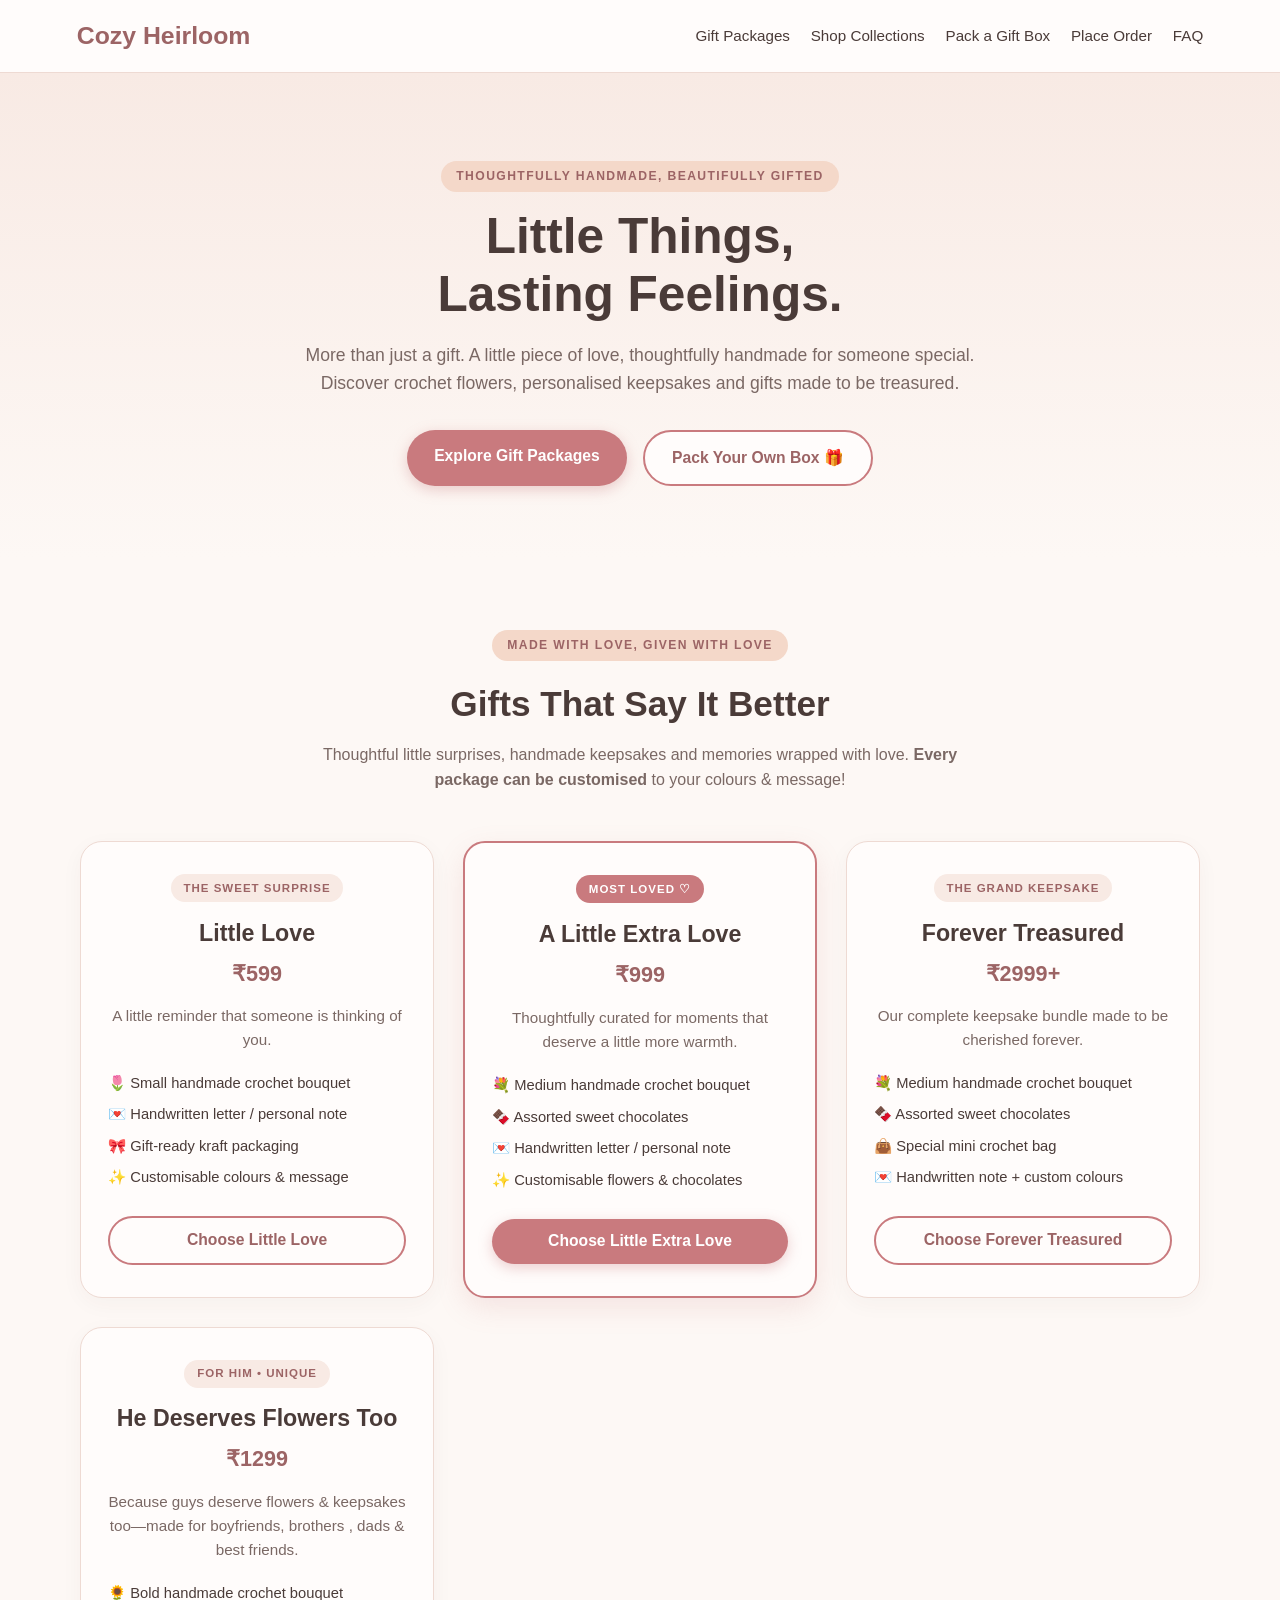
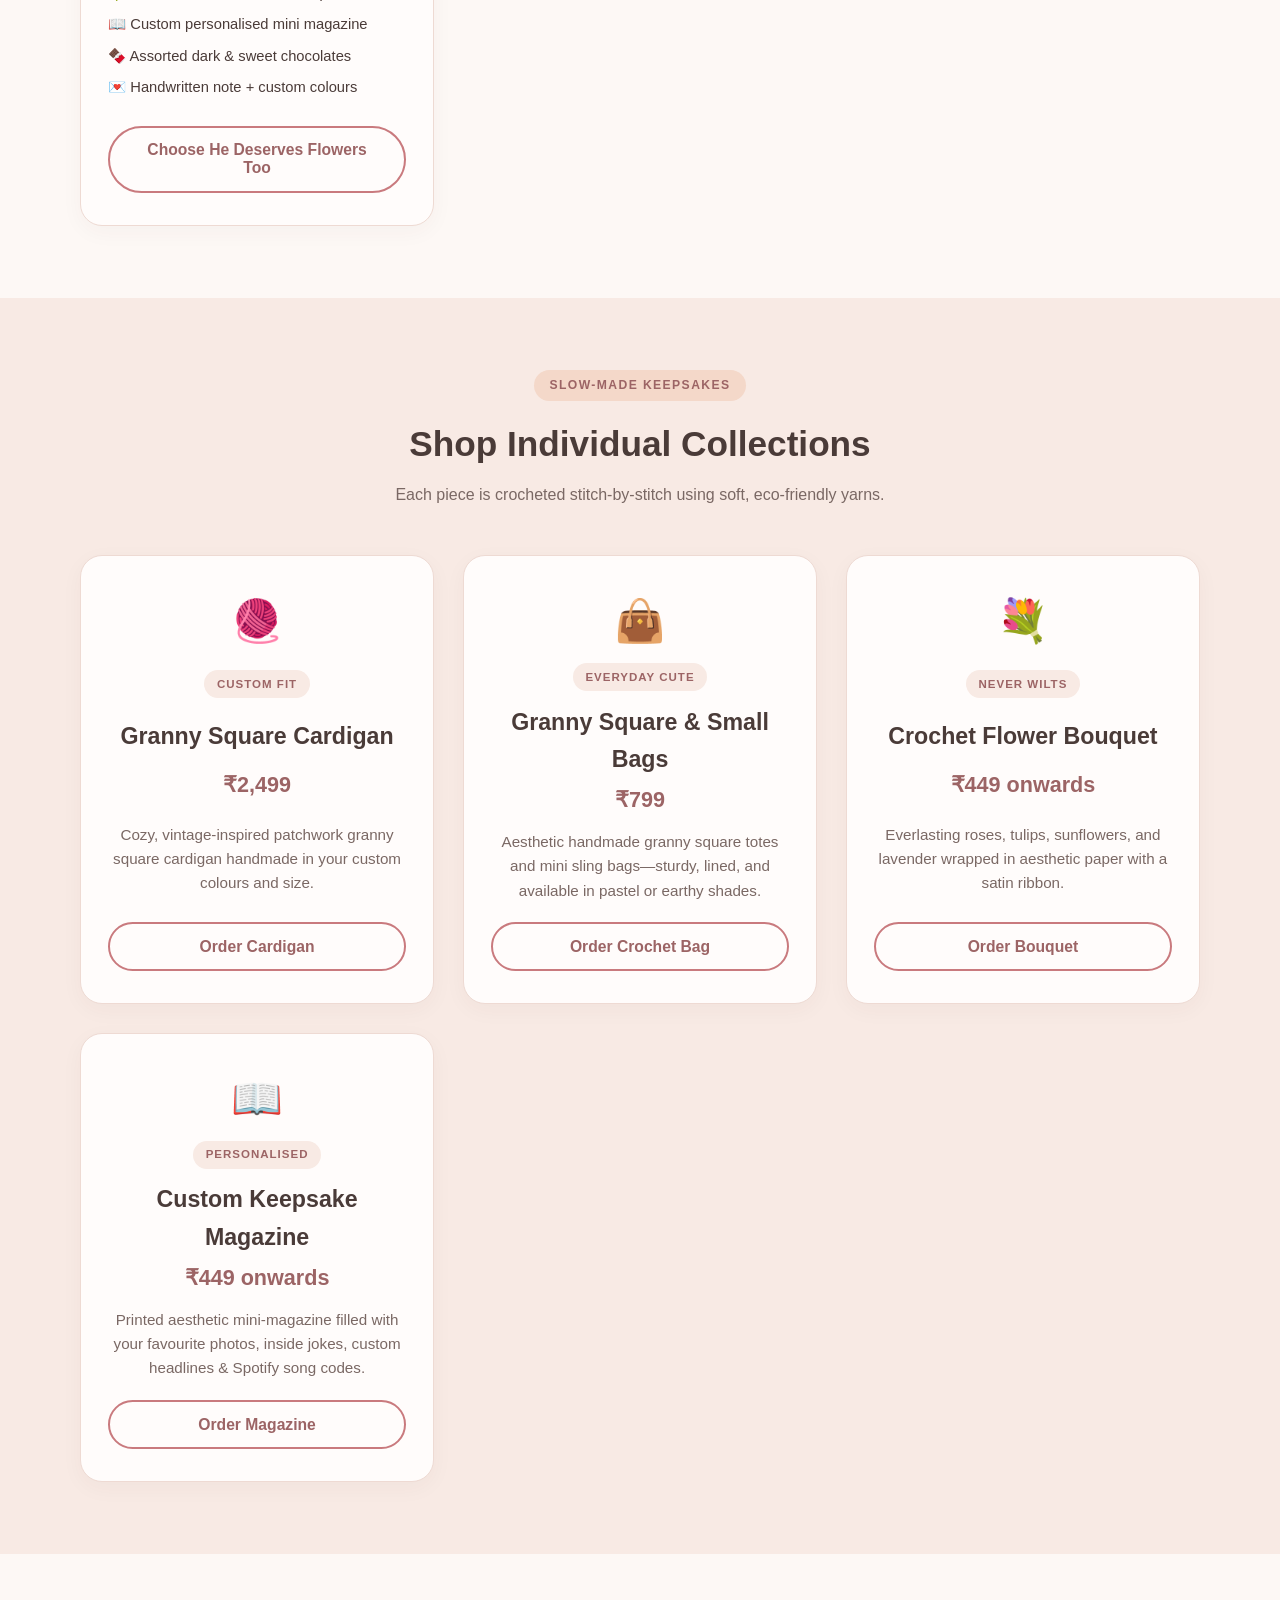
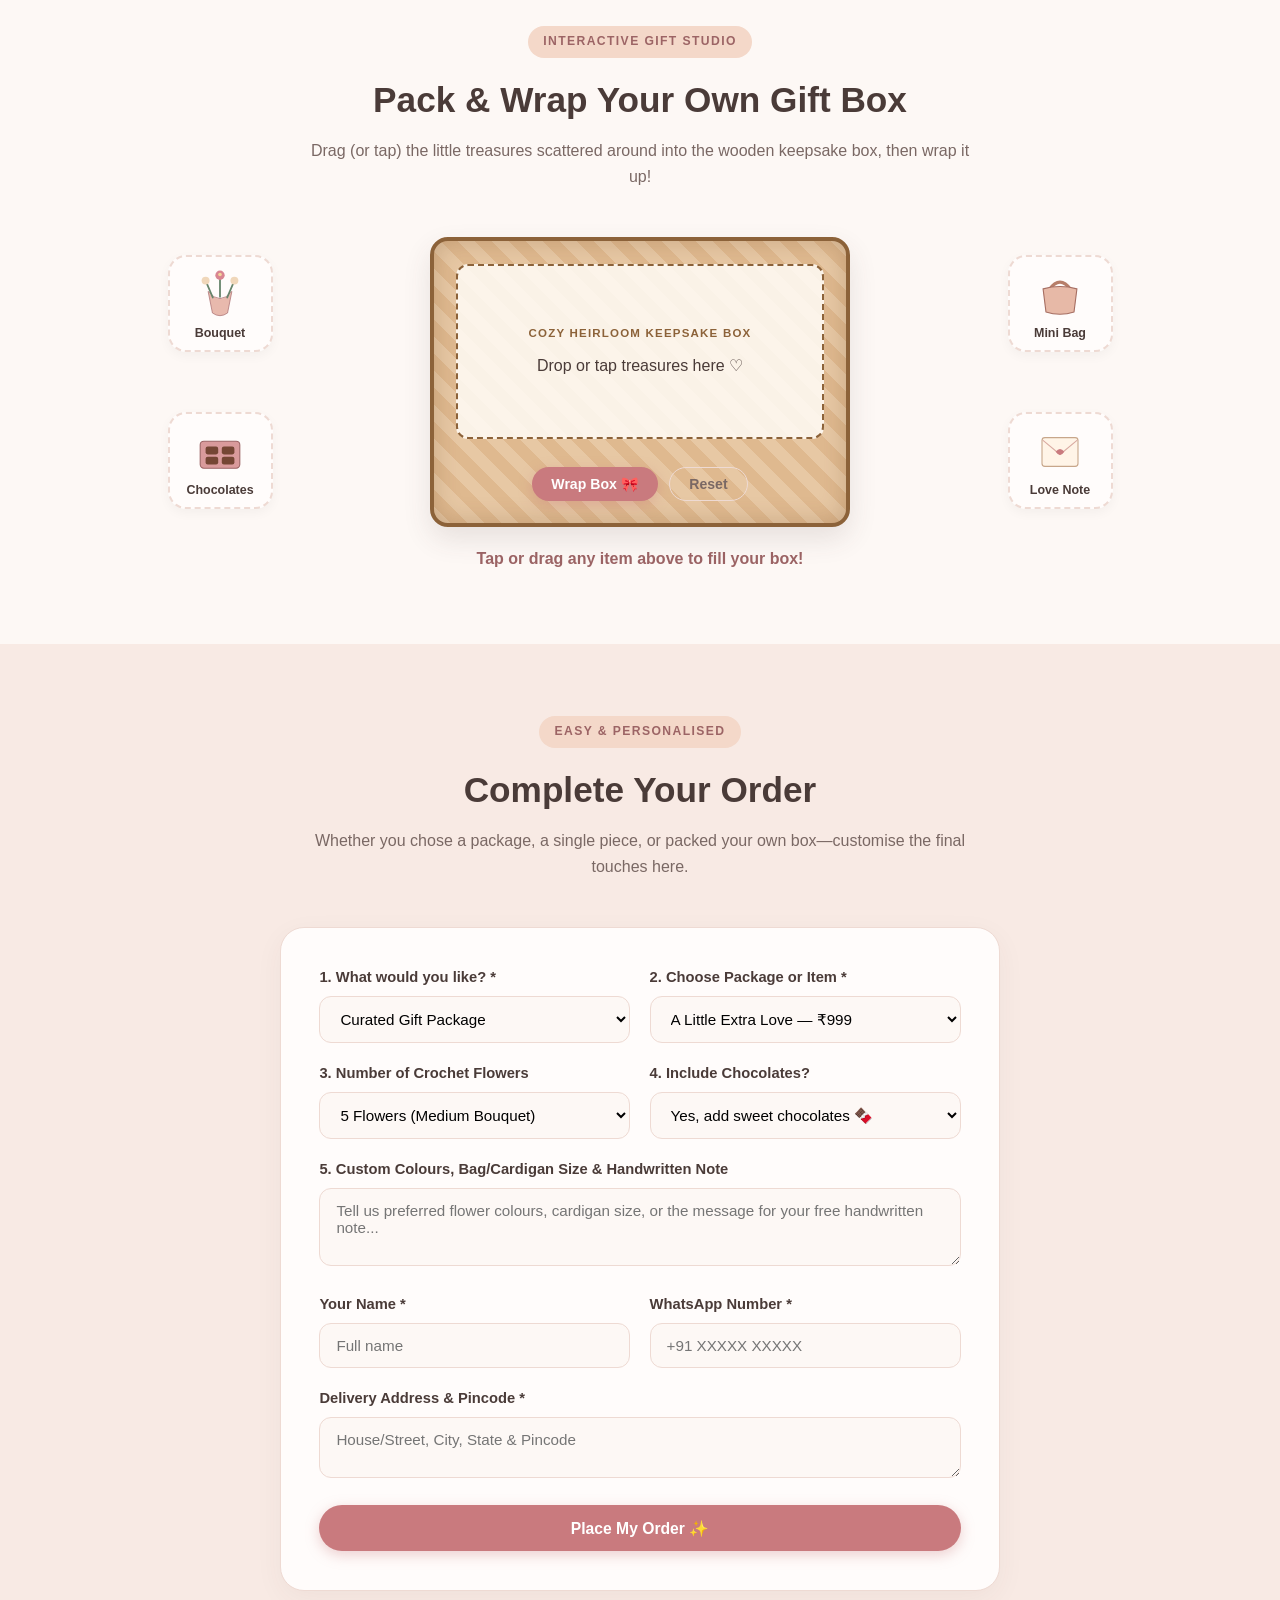
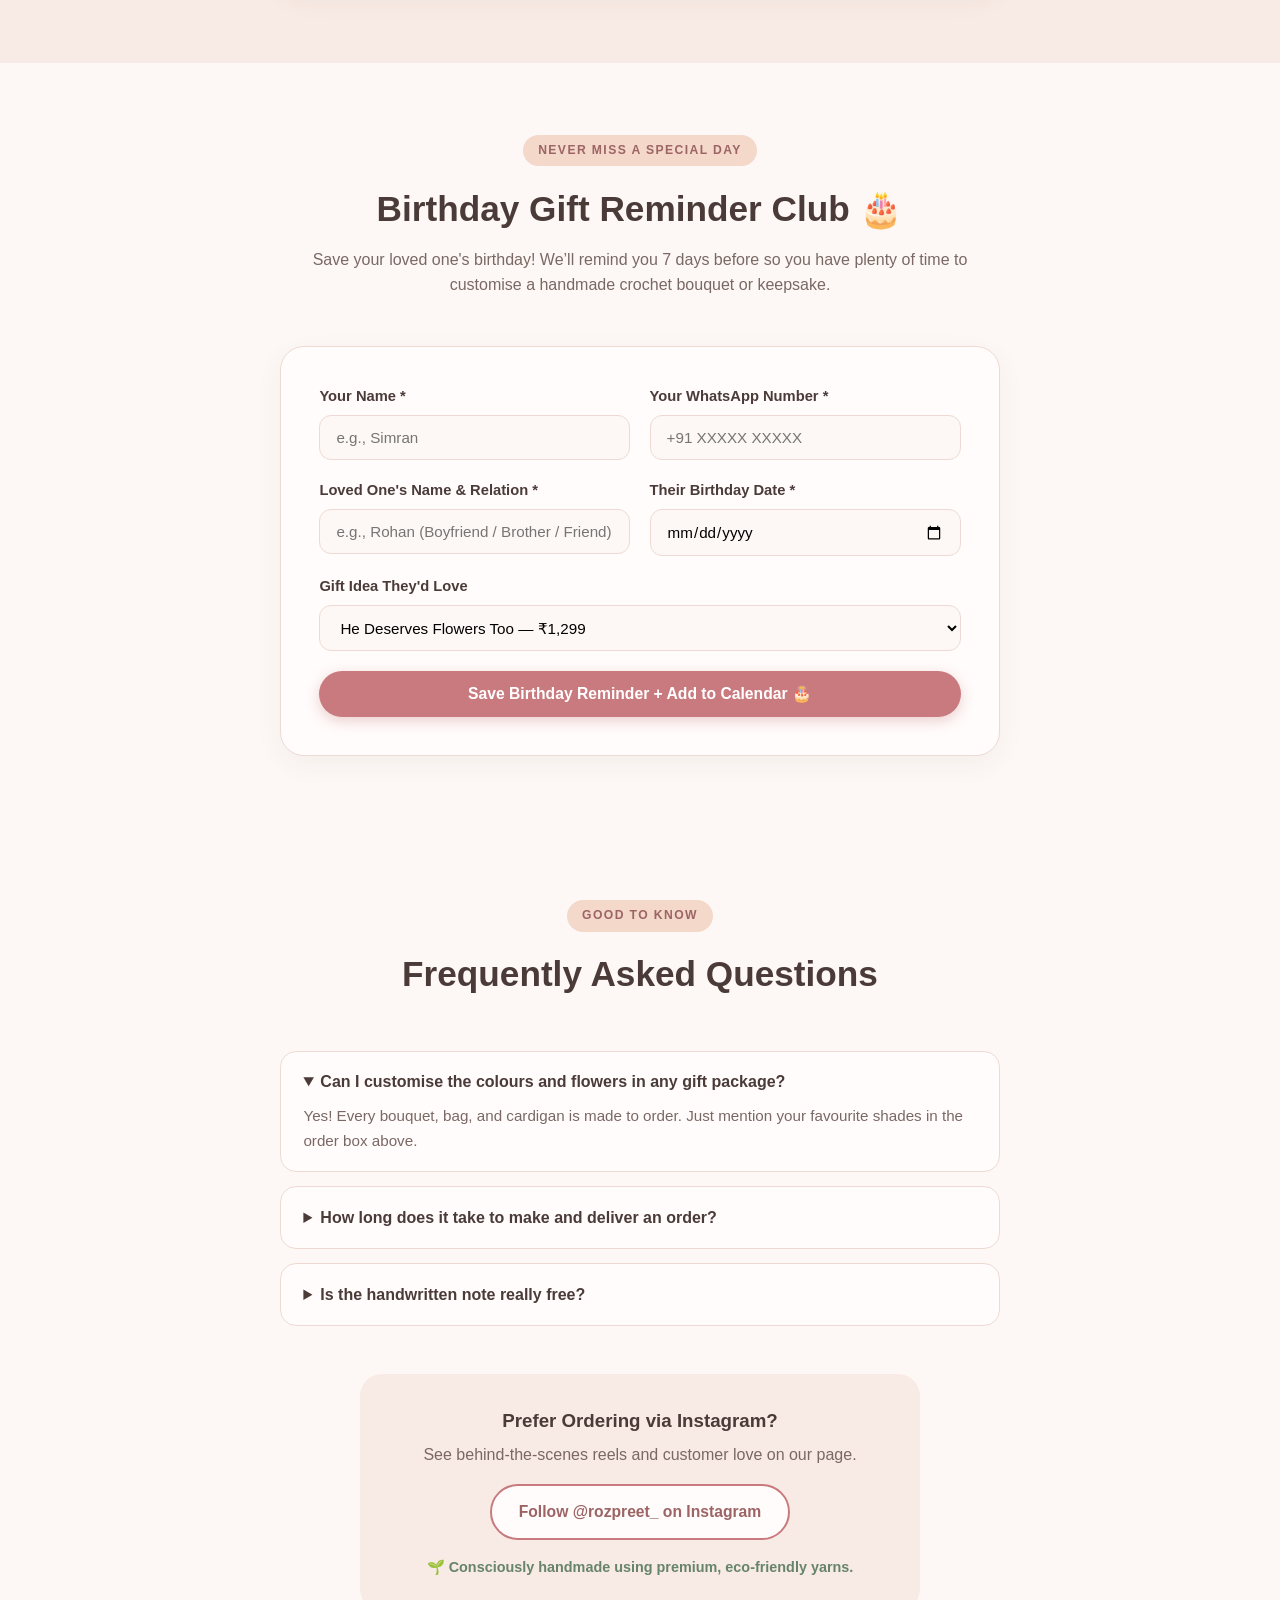
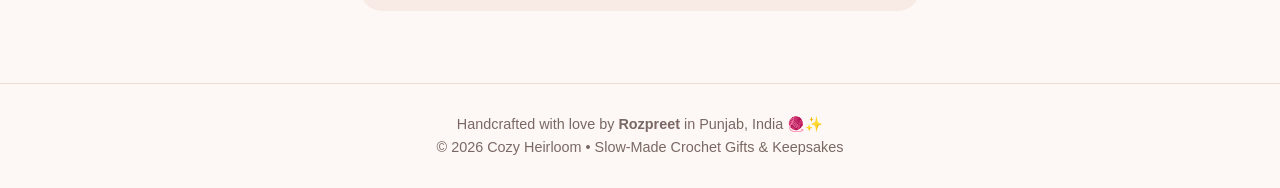
<file: index.html>
<!DOCTYPE html>
<html lang="en-IN">
<head>
    <meta charset="UTF-8">
    <meta name="viewport" content="width=device-width, initial-scale=1.0">
    <title>Handmade Crochet Flower Bouquets, Bags &amp; Custom Gift Boxes India | Cozy Heirloom</title>
    <meta name="description" content="Shop handmade crochet flower bouquets, granny square cardigans, crochet bags &amp; custom gift boxes with free handwritten notes. Handcrafted in Punjab, shipping across India.">
    <meta name="robots" content="index, follow">
    <link rel="canonical" href="https://rozpreet.github.io/cozy-heirloom/">

    <!-- Open Graph / WhatsApp / Instagram Link Preview -->
    <meta property="og:locale" content="en_IN">
    <meta property="og:site_name" content="Cozy Heirloom">
    <meta property="og:title" content="Handmade Crochet Bouquets, Bags &amp; Custom Gift Boxes | Cozy Heirloom">
    <meta property="og:description" content="Everlasting crochet flower bouquets, custom granny square cardigans &amp; personalised gift boxes with free handwritten notes. Shipping across India.">
    <meta property="og:url" content="https://rozpreet.github.io/cozy-heirloom/">
    <meta property="og:type" content="website">
    

    <!-- Twitter / X Preview -->
    <meta name="twitter:card" content="summary_large_image">
    <meta name="twitter:title" content="Handmade Crochet Bouquets, Bags &amp; Custom Gift Boxes | Cozy Heirloom">
    <meta name="twitter:description" content="Everlasting crochet flower bouquets, custom granny square cardigans &amp; personalised gift boxes shipped across India.">
    

    <!-- Structured Data: Store, Product Catalog & FAQ Schema -->
    <script type="application/ld+json">
    {
      "@context": "https://schema.org",
      "@graph": [
        {
          "@type": "OnlineStore",
          "name": "Cozy Heirloom",
          "description": "Handmade crochet flower bouquets, granny square bags, custom cardigans, and thoughtful gift packages with free handwritten notes.",
          "url": "https://rozpreet.github.io/cozy-heirloom/",
          "founder": {
            "@type": "Person",
            "name": "Rozpreet"
          },
          "address": {
            "@type": "PostalAddress",
            "addressRegion": "Punjab",
            "addressCountry": "IN"
          },
          "areaServed": {
            "@type": "Country",
            "name": "India"
          },
          "sameAs": [
            "https://www.instagram.com/rozpreet_/"
          ],
          "priceRange": "₹449 - ₹2999+",
          "hasOfferCatalog": {
            "@type": "OfferCatalog",
            "name": "Handmade Crochet Gifts & Apparel",
            "itemListElement": [
              {
                "@type": "Offer",
                "itemOffered": {
                  "@type": "Product",
                  "name": "Crochet Flower Bouquet"
                },
                "price": "449",
                "priceCurrency": "INR"
              },
              {
                "@type": "Offer",
                "itemOffered": {
                  "@type": "Product",
                  "name": "Little Love Gift Box"
                },
                "price": "599",
                "priceCurrency": "INR"
              },
              {
                "@type": "Offer",
                "itemOffered": {
                  "@type": "Product",
                  "name": "Granny Square & Small Crochet Bags"
                },
                "price": "799",
                "priceCurrency": "INR"
              },
              {
                "@type": "Offer",
                "itemOffered": {
                  "@type": "Product",
                  "name": "A Little Extra Love Gift Box"
                },
                "price": "999",
                "priceCurrency": "INR"
              },
              {
                "@type": "Offer",
                "itemOffered": {
                  "@type": "Product",
                  "name": "Granny Square Cardigan"
                },
                "price": "2499",
                "priceCurrency": "INR"
              },
              {
                "@type": "Offer",
                "itemOffered": {
                  "@type": "Product",
                  "name": "Forever Treasured Keepsake Bundle"
                },
                "price": "2999",
                "priceCurrency": "INR"
              }
            ]
          }
        },
        {
          "@type": "FAQPage",
          "mainEntity": [
            {
              "@type": "Question",
              "name": "Can I customise the colours and flowers in any gift package?",
              "acceptedAnswer": {
                "@type": "Answer",
                "text": "Yes! Every bouquet, bag, and cardigan is made to order. Just mention your favourite shades in the order box above."
              }
            },
            {
              "@type": "Question",
              "name": "How long does it take to make and deliver an order?",
              "acceptedAnswer": {
                "@type": "Answer",
                "text": "Small bouquets and gift boxes usually take 2–4 days to craft, while custom cardigans take 7–10 days. We ship across India!"
              }
            },
            {
              "@type": "Question",
              "name": "Is the handwritten note really free?",
              "acceptedAnswer": {
                "@type": "Answer",
                "text": "Always! Every Cozy Heirloom order includes a complimentary aesthetic card handwritten with your message."
              }
            }
          ]
        }
      ]
    }
    </script>

    <link rel="stylesheet" href="style.css">
    <script src="script.js" defer></script>
</head>
<body>

<header>
    <a href="#" class="logo">Cozy Heirloom</a>
    <nav>
        <a href="#gifts">Gift Packages</a>
        <a href="#shop">Shop Collections</a>
        <a href="#custom-gift">Pack a Gift Box</a>
        <a href="#order-section">Place Order</a>
        <a href="#faq">FAQ</a>
    </nav>
</header>

<main>






    <!-- 1. HERO SECTION -->
    <section class="hero">
        <div class="hero-content">
            <span class="eyebrow-pill">THOUGHTFULLY HANDMADE, BEAUTIFULLY GIFTED</span>
            <h1>Little Things,<br>Lasting Feelings.</h1>
            <p>
                More than just a gift. A little piece of love, thoughtfully handmade for someone special.
                Discover crochet flowers, personalised keepsakes and gifts made to be treasured.
            </p>
            <div class="hero-buttons">
                <a href="#gifts" class="btn-primary">Explore Gift Packages</a>
                <a href="#custom-gift" class="btn-secondary">Pack Your Own Box 🎁</a>
            </div>
        </div>
    </section>

    <!-- 2. GIFT PACKAGES (RIGHT AFTER HERO - ALL 3 VISIBLE) -->
    <section id="gifts" class="page-section">
        <div class="section-heading">
            <span class="eyebrow-pill">MADE WITH LOVE, GIVEN WITH LOVE</span>
            <h2>Gifts That Say It Better</h2>
            <p>
                Thoughtful little surprises, handmade keepsakes and memories wrapped with love.
                <strong>Every package can be customised</strong> to your colours & message!
            </p>
        </div>

        <div class="cards-grid three-col">
            <!-- Card 1 -->
            <article class="product-card">
                <div class="card-badge">THE SWEET SURPRISE</div>
                <h3>Little Love</h3>
                <p class="price-tag">₹599</p>
                <p class="card-desc">A little reminder that someone is thinking of you.</p>
                <ul class="feature-list">
                    <li>🌷 Small handmade crochet bouquet</li>
                    <li>💌 Handwritten letter / personal note</li>
                    <li>🎀 Gift-ready kraft packaging</li>
                    <li>✨ Customisable colours & message</li>
                </ul>
                <button type="button" class="btn-outline select-preset-btn"
                        data-type="Gift Package"
                        data-choice="Little Love (₹599)"
                        data-flowers="3 Flowers (Small Bouquet)"
                        data-choco="No">
                    Choose Little Love
                </button>
            </article>

            <!-- Card 2 (Featured) -->
            <article class="product-card featured-card">
                <div class="card-badge popular">MOST LOVED ♡</div>
                <h3>A Little Extra Love</h3>
                <p class="price-tag">₹999</p>
                <p class="card-desc">Thoughtfully curated for moments that deserve a little more warmth.</p>
                <ul class="feature-list">
                    <li>💐 Medium handmade crochet bouquet</li>
                    <li>🍫 Assorted sweet chocolates</li>
                    <li>💌 Handwritten letter / personal note</li>
                    <li>✨ Customisable flowers & chocolates</li>
                </ul>
                <button type="button" class="btn-primary select-preset-btn"
                        data-type="Gift Package"
                        data-choice="A Little Extra Love (₹999)"
                        data-flowers="5 Flowers (Medium Bouquet)"
                        data-choco="Yes">
                    Choose Little Extra Love
                </button>
            </article>

            <!-- Card 3 -->
            <article class="product-card">
                <div class="card-badge">THE GRAND KEEPSAKE</div>
                <h3>Forever Treasured</h3>
                <p class="price-tag">₹2999+</p>
                <p class="card-desc">Our complete keepsake bundle made to be cherished forever.</p>
                <ul class="feature-list">
                    <li>💐 Medium handmade crochet bouquet</li>
                    <li>🍫 Assorted sweet chocolates</li>
                    <li>👜 Special mini crochet bag</li>
                    <li>💌 Handwritten note + custom colours</li>
                </ul>
                <button type="button" class="btn-outline select-preset-btn"
                        data-type="Gift Package"
                        data-choice="Forever Treasured (₹2,999+)"
                        data-flowers="5 Flowers (Medium Bouquet)"
                        data-choco="Yes">
                    Choose Forever Treasured
                </button>
            </article>
                        <!-- Card 4 -->
            <article class="product-card">
                <div class="card-badge">FOR HIM • UNIQUE</div>
                <h3>He Deserves Flowers Too</h3>
                <p class="price-tag">₹1299</p>
                <p class="card-desc">Because guys deserve flowers &amp; keepsakes too—made for boyfriends, brothers , dads &amp; best friends.</p>
                <ul class="feature-list">
                    <li>🌻 Bold handmade crochet bouquet</li>
                    <li>📖 Custom personalised mini magazine</li>
                    <li>🍫 Assorted dark &amp; sweet chocolates</li>
                    <li>💌 Handwritten note + custom colours</li>
                </ul>
                <button type="button" class="btn-outline select-preset-btn"
                        data-type="Gift Package"
                        data-choice="He Deserves Flowers Too (₹1,299)"
                        data-flowers="3 Flowers (Small Bouquet)"
                        data-choco="Yes">
                    Choose He Deserves Flowers Too
                </button>
            </article>



        </div>
    </section>

    <!-- 3. SHOP COLLECTIONS (INDIVIDUAL ITEMS - CLEAN GRID, NO WIDE STRETCH) -->
    <section id="shop" class="page-section alt-bg">
        <div class="section-heading">
            <span class="eyebrow-pill">SLOW-MADE KEEPSAKES</span>
            <h2>Shop Individual Collections</h2>
            <p>Each piece is crocheted stitch-by-stitch using soft, eco-friendly yarns.</p>
        </div>

        <div class="cards-grid three-col">
            <!-- Item 1: Granny Square Cardigan -->
            <article class="product-card">
                <div class="item-icon-box" aria-hidden="true">🧶</div>
                <div class="card-badge">CUSTOM FIT</div>
                <h3>Granny Square Cardigan</h3>
                <p class="price-tag">₹2,499</p>
                <p class="card-desc">
                    Cozy, vintage-inspired patchwork granny square cardigan handmade in your custom colours and size.
                </p>
                <button type="button" class="btn-outline select-preset-btn"
                        data-type="Single Item"
                        data-choice="Granny Square Cardigan (₹2,499)"
                        data-flowers="None"
                        data-choco="No">
                    Order Cardigan
                </button>
            </article>

            <!-- Item 2: Small / Square Crochet Bag -->
            <article class="product-card">
                <div class="item-icon-box" aria-hidden="true">👜</div>
                <div class="card-badge">EVERYDAY CUTE</div>
                <h3>Granny Square & Small Bags</h3>
                <p class="price-tag">₹799</p>
                <p class="card-desc">
                    Aesthetic handmade granny square totes and mini sling bags—sturdy, lined, and available in pastel or earthy shades.
                </p>
                <button type="button" class="btn-outline select-preset-btn"
                        data-type="Single Item"
                        data-choice="Granny Square / Small Bag (₹799+)"
                        data-flowers="None"
                        data-choco="No">
                    Order Crochet Bag
                </button>
            </article>

            <!-- Item 3: Crochet Flower Bouquet -->
            <article class="product-card">
                <div class="item-icon-box" aria-hidden="true">💐</div>
                <div class="card-badge">NEVER WILTS</div>
                <h3>Crochet Flower Bouquet</h3>
                <p class="price-tag">₹449 onwards</p>
                <p class="card-desc">
                    Everlasting roses, tulips, sunflowers, and lavender wrapped in aesthetic paper with a satin ribbon.
                </p>
                <button type="button" class="btn-outline select-preset-btn"
                        data-type="Single Item"
                        data-choice="Crochet Flower Bouquet (₹499+)"
                        data-flowers="3 Flowers"
                        data-choco="No">
                    Order Bouquet
                </button>
            </article>
                        
            <!-- Item 4: Custom Keepsake Magazine -->
            <article class="product-card">
                <div class="item-icon-box" aria-hidden="true">📖</div>
                <div class="card-badge">PERSONALISED</div>
                <h3>Custom Keepsake Magazine</h3>
                <p class="price-tag">₹449 onwards</p>
                <p class="card-desc">
                    Printed aesthetic mini-magazine filled with your favourite photos, inside jokes, custom headlines &amp; Spotify song codes.
                </p>
                <button type="button" class="btn-outline select-preset-btn"
                        data-type="Single Item"
                        data-choice="Custom Keepsake Magazine (₹449+)"
                        data-flowers="None"
                        data-choco="No">
                    Order Magazine
                </button>
            </article>


        </div>
    </section>

    <!-- 4. INTERACTIVE WOODEN / CARDBOARD GIFT BOX STUDIO -->
    <section id="custom-gift" class="page-section">
        <div class="section-heading">
            <span class="eyebrow-pill">INTERACTIVE GIFT STUDIO</span>
            <h2>Pack & Wrap Your Own Gift Box</h2>
            <p>Drag (or tap) the little treasures scattered around into the wooden keepsake box, then wrap it up!</p>
        </div>

        <div class="playground-arena">
            <!-- Scattered Mini Sticker Items -->
            <button type="button" class="floating-sticker pos-1" data-item="Crochet Flower Bouquet" draggable="true">
                <svg viewBox="0 0 150 150" aria-hidden="true">
                    <path d="M42 65 Q75 105 108 65 L96 125 Q75 140 54 125Z" fill="#e8b9ad" stroke="#a96e70" stroke-width="2"/>
                    <path d="M75 80 L75 15 M55 82 L35 35 M95 82 L115 35" stroke="#66846b" stroke-width="5" stroke-linecap="round"/>
                    <circle cx="75" cy="20" r="13" fill="#d98591"/>
                    <circle cx="35" cy="35" r="11" fill="#f0d7ba"/>
                    <circle cx="115" cy="35" r="11" fill="#f0d7ba"/>
                    <circle cx="75" cy="18" r="5" fill="#f4d59b"/>
                </svg>
                <span>Bouquet</span>
            </button>

            <button type="button" class="floating-sticker pos-2" data-item="Sweet Chocolates" draggable="true">
                <svg viewBox="0 0 150 150" aria-hidden="true">
                    <rect x="20" y="45" width="110" height="75" rx="10" fill="#d99a9b" stroke="#9c6465" stroke-width="3"/>
                    <rect x="35" y="60" width="35" height="22" rx="6" fill="#754634"/>
                    <rect x="80" y="60" width="35" height="22" rx="6" fill="#754634"/>
                    <rect x="35" y="88" width="35" height="22" rx="6" fill="#754634"/>
                    <rect x="80" y="88" width="35" height="22" rx="6" fill="#754634"/>
                </svg>
                <span>Chocolates</span>
            </button>

            <div class="kraft-box" id="gift-box">
                <div class="box-ribbon-wrap" id="box-ribbon-wrap">
                    <span class="bow-knot">🎀</span>
                </div>
                <div class="kraft-interior">
                    <span class="kraft-label">COZY HEIRLOOM KEEPSAKE BOX</span>
                    <div id="gift-box-items" class="dropped-items-tray"></div>
                    <p class="box-hint" id="box-hint">Drop or tap treasures here ♡</p>
                </div>
                <div class="box-controls">
                    <button type="button" id="wrap-box-btn" class="btn-primary small-btn">Wrap Box 🎀</button>
                    <button type="button" id="clear-gift" class="btn-ghost small-btn">Reset</button>
                </div>
            </div>

            <button type="button" class="floating-sticker pos-3" data-item="Mini Crochet Bag" draggable="true">
                <svg viewBox="0 0 150 150" aria-hidden="true">
                    <path d="M45 60 Q75 18 105 60" fill="none" stroke="#b77e69" stroke-width="9" stroke-linecap="round"/>
                    <path d="M28 58 Q75 45 122 58 L114 122 Q75 135 36 122Z" fill="#e7b9a7" stroke="#a66e62" stroke-width="3"/>
                </svg>
                <span>Mini Bag</span>
</button>

            <button type="button" class="floating-sticker pos-4" data-item="Handwritten Love Note" draggable="true">
                <svg viewBox="0 0 150 150" aria-hidden="true">
                    <rect x="25" y="35" width="100" height="80" rx="8" fill="#fff4e7" stroke="#c7a68a" stroke-width="3"/>
                    <path d="M27 42 L75 82 L123 42" fill="none" stroke="#d9aaa1" stroke-width="3"/>
                    <path d="M63 74 Q75 60 87 74 Q75 92 63 74Z" fill="#c97a7e"/>
                </svg>
                <span>Love Note</span>
            </button>
        </div>
        <p id="studio-summary" class="studio-status">Tap or drag any item above to fill your box!</p>
    </section>

    <!-- 5. UNIFIED ORDER & CUSTOMISATION FORM -->

    <section id="order-section" class="page-section alt-bg">
        <div class="section-heading">
            <span class="eyebrow-pill">EASY & PERSONALISED</span>
            <h2>Complete Your Order</h2>
            <p>Whether you chose a package, a single piece, or packed your own box—customise the final touches here.</p>
        </div>
        <form id="cozy-order-form" class="order-card" action="https://formspree.io/f/myewkvql" method="POST">

        

            <div class="form-row two-col">
                <div class="form-group">
                    <label for="order-type">1. What would you like? *</label>
                    <select id="order-type" name="order_type" required>
                        <option value="Gift Package">Curated Gift Package</option>
                        <option value="Single Item">Single Crochet Item</option>
                        <option value="Custom Gift Box">My Custom Packed Gift Box</option>
                    </select>
                </div>

                <div class="form-group">
                    <label for="selected-item">2. Choose Package or Item *</label>
                    <select id="selected-item" name="selected_item" required>
                        <optgroup label="Gift Packages">
                            <option value="Little Love (₹599)">Little Love — ₹599</option>
                            <option value="A Little Extra Love (₹999)" selected>A Little Extra Love — ₹999</option>
                            <option value="He Deserves Flowers Too (₹1,299)">He Deserves Flowers Too — ₹1,299</option>
                            <option value="Forever Treasured (₹2,999+)">Forever Treasured — ₹2,999+</option>
                        </optgroup>
                        <optgroup label="Single Items">
                            <option value="Granny Square Cardigan (₹2,499)">Granny Square Cardigan — ₹2,499</option>
                            <option value="Granny Square / Small Bag (₹799+)">Granny Square / Small Bag — ₹799+</option>
                            <option value="Crochet Flower Bouquet (₹449+)">Crochet Flower Bouquet — ₹449+</option>
                            <option value="Custom Keepsake Magazine (₹449+)">Custom Keepsake Magazine — ₹449+</option>
                        </optgroup>
                        <optgroup label="Custom">
                            <option value="Custom Gift Box">My Custom Gift Box (From Studio Above)</option>
                        </optgroup>
                    </select>
              </div>
            </div>

            <div class="form-row two-col">
                <div class="form-group">
                    <label for="flower-count">3. Number of Crochet Flowers</label>
                    <select id="flower-count" name="flower_count">
                        <option value="3 Flowers (Small Bouquet)">3 Flowers (Small Bouquet)</option>
                        <option value="5 Flowers (Medium Bouquet)" selected>5 Flowers (Medium Bouquet)</option>
                        <option value="7+ Flowers (Grand Bouquet)">7+ Flowers (Grand Bouquet)</option>
                        <option value="None">No Flowers Needed</option>
                    </select>
                </div>

                <div class="form-group">
                    <label for="add-chocolates">4. Include Chocolates?</label>
                    <select id="add-chocolates" name="chocolates">
                        <option value="Yes" selected>Yes, add sweet chocolates 🍫</option>
                        <option value="No">No chocolates needed</option>
                    </select>
                </div>
            </div>
<div class="form-group">
                <label for="custom-notes">5. Custom Colours, Bag/Cardigan Size & Handwritten Note</label>
                <textarea id="custom-notes" name="details" rows="3"
                          placeholder="Tell us preferred flower colours, cardigan size, or the message for your free handwritten note..."></textarea>
            </div>

            <div class="form-row two-col">
                <div class="form-group">
                    <label for="cust-name">Your Name *</label>
                    <input type="text" id="cust-name" name="name" placeholder="Full name" required>
                </div>
                <div class="form-group">
                    <label for="cust-phone">WhatsApp Number *</label>
                    <input type="tel" id="cust-phone" name="phone" placeholder="+91 XXXXX XXXXX" required>
                </div>
            </div>

            <div class="form-group">
                <label for="cust-address">Delivery Address & Pincode *</label>
                <textarea id="cust-address" name="address" rows="2" placeholder="House/Street, City, State & Pincode" required></textarea>
            </div>
            <button type="submit" class="btn-primary full-width">
                Place My Order ✨
            </button>
        </form>
    </section>
    <!-- 5B. BIRTHDAY GIFT REMINDER CLUB -->
    <section id="birthday-reminder" class="page-section">
        <div class="section-heading">
            <span class="eyebrow-pill">NEVER MISS A SPECIAL DAY</span>
            <h2>Birthday Gift Reminder Club 🎂</h2>
            <p>Save your loved one's birthday! We’ll remind you 7 days before so you have plenty of time to customise a handmade crochet bouquet or keepsake.</p>
        </div>

        <form id="cozy-reminder-form" class="order-card" action="https://formspree.io/f/myewkvql" method="POST">
            <input type="hidden" name="form_type" value="🎂 BIRTHDAY REMINDER REQUEST">

            <div class="form-row two-col">
                <div class="form-group">
                    <label for="rem-name">Your Name *</label>
                    <input type="text" id="rem-name" name="sender_name" placeholder="e.g., Simran" required>
                </div>
                <div class="form-group">
                    <label for="rem-phone">Your WhatsApp Number *</label>
                    <input type="tel" id="rem-phone" name="whatsapp_number" placeholder="+91 XXXXX XXXXX" required>
                </div>
            </div>

            <div class="form-row two-col">
                <div class="form-group">
                    <label for="rem-loved-one">Loved One's Name & Relation *</label>
                    <input type="text" id="rem-loved-one" name="loved_one" placeholder="e.g., Rohan (Boyfriend / Brother / Friend)" required>
                </div>
                <div class="form-group">
                    <label for="rem-bday">Their Birthday Date *</label>
                    <input type="date" id="rem-bday" name="birthday_date" required>
                </div>
            </div>

            <div class="form-group">
                <label for="rem-gift">Gift Idea They'd Love</label>
                <select id="rem-gift" name="gift_idea">
                    <option value="He Deserves Flowers Too (₹1,299)">He Deserves Flowers Too — ₹1,299</option>
                    <option value="Little Love (₹599)">Little Love — ₹599</option>
                    <option value="A Little Extra Love (₹999)">A Little Extra Love — ₹999</option>
                    <option value="Forever Treasured (₹2,999+)">Forever Treasured — ₹2,999+</option>
                    <option value="Crochet Flower Bouquet (₹449+)">Crochet Flower Bouquet — ₹449+</option>
                    <option value="Custom Keepsake Magazine (₹449+)">Custom Keepsake Magazine — ₹449+</option>
                    <option value="Granny Square Bag / Cardigan">Granny Square Bag / Cardigan</option>
                </select>
            </div>

            <button type="submit" class="btn-primary full-width">
                Save Birthday Reminder + Add to Calendar 🎂
            </button>
        </form>
    </section>

<!-- 6. FAQ & INSTAGRAM -->
    <section id="faq" class="page-section">
        <div class="section-heading">
            <span class="eyebrow-pill">GOOD TO KNOW</span>
            <h2>Frequently Asked Questions</h2>
        </div>

        <div class="faq-list">
            <details class="faq-item" open>
                <summary>Can I customise the colours and flowers in any gift package?</summary>
                <p>Yes! Every bouquet, bag, and cardigan is made to order. Just mention your favourite shades in the order box above.</p>
            </details>
            <details class="faq-item">
                <summary>How long does it take to make and deliver an order?</summary>
                <p>Small bouquets and gift boxes usually take 2–4 days to craft, while custom cardigans take 7–10 days. We ship across India!</p>
            </details>
            <details class="faq-item">
                <summary>Is the handwritten note really free?</summary>
                <p>Always! Every Cozy Heirloom order includes a complimentary aesthetic card handwritten with your message.</p>
</details>
        </div>

        <div class="insta-trust-box">
            <h3>Prefer Ordering via Instagram?</h3>
            <p>See behind-the-scenes reels and customer love on our page.</p>
            <a href="https://instagram.com" target="_blank" rel="noopener" class="btn-secondary">
                Follow @rozpreet_ on Instagram
            </a>
            <p class="eco-note">🌱 Consciously handmade using premium, eco-friendly yarns.</p>
        </div>
    </section>

</main>

<footer>
    <p>Handcrafted with love by <strong>Rozpreet</strong> in Punjab, India 🧶✨</p>
    <p>© 2026 Cozy Heirloom • Slow-Made Crochet Gifts & Keepsakes</p>
</footer>
<script>
document.addEventListener('DOMContentLoaded', function() {
    const reminderForm = document.getElementById('cozy-reminder-form');
    if (!reminderForm) return;

    reminderForm.addEventListener('submit', async function(e) {
        e.preventDefault();
        e.stopImmediatePropagation();

        const btn = reminderForm.querySelector('button[type="submit"]');
        const originalText = btn.textContent;
        btn.textContent = "Saving Reminder... ⏳";
        btn.disabled = true;

        const lovedOne = document.getElementById('rem-loved-one').value.trim();
        const bdayInput = document.getElementById('rem-bday').value;
        const gift = document.getElementById('rem-gift').value;

        try {
            const response = await fetch("https://formspree.io/f/myewkvql", {
                method: "POST",
                body: new FormData(reminderForm),
                headers: {
                    "Accept": "application/json"
                }
            });

            if (response.ok) {
                const today = new Date();
                const bday = new Date(bdayInput);
                let nextBday = new Date(today.getFullYear(), bday.getMonth(), bday.getDate());
                if (nextBday < today) {
                    nextBday.setFullYear(today.getFullYear() + 1);
                }
                const reminderDate = new Date(nextBday);
                reminderDate.setDate(nextBday.getDate() - 7);

                const yyyy = reminderDate.getFullYear();
                const mm = String(reminderDate.getMonth() + 1).padStart(2, '0');
                const dd = String(reminderDate.getDate()).padStart(2, '0');
                const calDate = `${yyyy}${mm}${dd}`;

                const eventTitle = encodeURIComponent(`🎁 Order Birthday Gift for ${lovedOne} (Cozy Heirloom)`);
                const eventDetails = encodeURIComponent(
                    `Reminder: ${lovedOne}'s birthday is in 7 days!\n` +
                    `Gift Idea: ${gift}\n` +
                    `Order here: https://rozpreet.github.io/cozy-heirloom/ this
                    `Instagram: @rozpreet_`
                );
                const calendarUrl = `https://google.com{eventTitle}&dates=${calDate}/${calDate}&details=${eventDetails}`;
                window.open(calendarUrl, '_blank');

                btn.textContent = "Reminder Saved! 🎉";
                reminderForm.reset();
            } else {
                btn.textContent = "Please try again ⚠️";
            }
        } catch (error) {
            btn.textContent = "Network error — try again ⚠️";
        }

        setTimeout(() => {
            btn.textContent = originalText;
            btn.disabled = false;
        }, 4000);
    });
});
</script>
</file>
<file: style.css>
:root {
    --bg-cream: #fdf8f5;
    --bg-blush: #f8eae4;
    --rose-primary: #c97a7e;
    --rose-dark: #9c6465;
    --sage-green: #66846b;
    --kraft-border: #8c6239;
    --text-main: #4a3b38;
    --text-muted: #7a6864;
    --card-bg: #fffcfb;
    --border-soft: #eedad3;
}

* {
    box-sizing: border-box;
    margin: 0;
    padding: 0;
}

html {
    scroll-behavior: smooth;
}

body {
    font-family: 'Segoe UI', Tahoma, Geneva, Verdana, sans-serif;
    background-color: var(--bg-cream);
    color: var(--text-main);
    line-height: 1.6;
}

/* Header */
header {
    display: flex;
    justify-content: space-between;
    align-items: center;
    padding: 1rem 6%;
    background-color: var(--card-bg);
    border-bottom: 1px solid var(--border-soft);
    position: sticky;
    top: 0;
    z-index: 1000;
}

.logo {
    font-size: 1.55rem;
    font-weight: 700;
    color: var(--rose-dark);
    text-decoration: none;
}

nav {
    display: flex;
    align-items: center;
    gap: 1.3rem;
    flex-wrap: wrap;
}

nav a {
    text-decoration: none;
    color: var(--text-main);
    font-weight: 500;
    font-size: 0.95rem;
    transition: color 0.2s;
}

nav a:hover {
    color: var(--rose-primary);
}

.whatsapp-nav-btn {
    background-color: var(--sage-green);
    color: #fff !important;
    padding: 0.5rem 1.1rem;
    border-radius: 50px;
}

/* Buttons & Eyebrows */
.eyebrow-pill {
    display: inline-block;
    font-size: 0.76rem;
    font-weight: 700;
    letter-spacing: 1.4px;
    color: var(--rose-dark);
    background-color: #f4d8c9;
    padding: 0.38rem 0.95rem;
    border-radius: 50px;
    margin-bottom: 0.9rem;
}

.btn-primary, .btn-secondary, .btn-outline, .btn-ghost {
    display: inline-block;
    text-decoration: none;
    padding: 0.85rem 1.7rem;
    border-radius: 50px;
    font-weight: 600;
    font-size: 0.98rem;
    cursor: pointer;
    border: none;
    font-family: inherit;
    transition: transform 0.2s ease, box-shadow 0.2s ease, background-color 0.2s ease;
}

.btn-primary {
    background-color: var(--rose-primary);
    color: #fff;
    box-shadow: 0 4px 14px rgba(201, 122, 126, 0.35);
}

.btn-secondary, .btn-outline {
    background-color: var(--card-bg);
    color: var(--rose-dark);
    border: 2px solid var(--rose-primary);
}

.btn-outline:hover {
    background-color: var(--rose-primary);
    color: #fff;
}

.btn-ghost {
    background-color: transparent;
    color: var(--text-muted);
    border: 1.5px solid var(--border-soft);
}

.btn-primary:hover, .btn-secondary:hover {
    transform: translateY(-2px);
}

.small-btn {
    padding: 0.5rem 1.2rem;
    font-size: 0.88rem;
}

.full-width {
    width: 100%;
    text-align: center;
}

/* Hero */
.hero {
    text-align: center;
    padding: 5.5rem 6% 4.5rem 6%;
    background: linear-gradient(180deg, var(--bg-blush) 0%, var(--bg-cream) 100%);
}

.hero-content {
    max-width: 680px;
    margin: 0 auto;
}

.hero h1 {
    font-size: 3.1rem;
    line-height: 1.18;
    margin-bottom: 1.1rem;
}

.hero p {
    font-size: 1.1rem;
    color: var(--text-muted);
    margin-bottom: 2rem;
}

.hero-buttons {
    display: flex;
    justify-content: center;
    gap: 1rem;
    flex-wrap: wrap;
}

/* Page Sections */
.page-section {
    padding: 4.5rem 6%;
}

.alt-bg {
    background-color: var(--bg-blush);
}

.section-heading {
    text-align: center;
    max-width: 660px;
    margin: 0 auto 3rem auto;
}

.section-heading h2 {
    font-size: 2.2rem;
    margin-bottom: 0.6rem;
}

.section-heading p {
    color: var(--text-muted);
}

/* 3-Column Balanced Cards Grid */
.cards-grid.three-col {
    display: grid;
    grid-template-columns: repeat(auto-fit, minmax(275px, 1fr));
    gap: 1.8rem;
    max-width: 1120px;
    margin: 0 auto;
}

.product-card {
    background-color: var(--card-bg);
    border: 1.5px solid var(--border-soft);
    border-radius: 22px;
    padding: 2rem 1.7rem;
    display: flex;
    flex-direction: column;
    justify-content: space-between;
    text-align: center;
    box-shadow: 0 6px 22px rgba(74, 59, 56, 0.04);
    transition: transform 0.25s ease, border-color 0.25s ease;
}

.product-card:hover {
    transform: translateY(-5px);
    border-color: var(--rose-primary);
}

.featured-card {
    border: 2px solid var(--rose-primary);
    box-shadow: 0 10px 28px rgba(201, 122, 126, 0.16);
}

.card-badge {
    display: inline-block;
    align-self: center;
    font-size: 0.72rem;
    font-weight: 700;
    letter-spacing: 1px;
    color: var(--rose-dark);
    background-color: var(--bg-blush);
    padding: 0.3rem 0.8rem;
    border-radius: 50px;
    margin-bottom: 0.8rem;
}

.card-badge.popular {
    background-color: var(--rose-primary);
    color: #fff;
}

.item-icon-box {
    font-size: 2.6rem;
    margin-bottom: 0.5rem;
}

.product-card h3 {
    font-size: 1.45rem;
    margin-bottom: 0.3rem;
}

.price-tag {
    font-size: 1.35rem;
    font-weight: 700;
    color: var(--rose-dark);
    margin-bottom: 0.8rem;
}

.card-desc {
    font-size: 0.95rem;
    color: var(--text-muted);
    margin-bottom: 1.2rem;
}

.feature-list {
    list-style: none;
    text-align: left;
    margin-bottom: 1.6rem;
    display: flex;
    flex-direction: column;
    gap: 0.5rem;
    font-size: 0.92rem;
}
/* Interactive Wooden / Cardboard Gift Box Studio */
.playground-arena {
    max-width: 960px;
    margin: 0 auto;
    display: grid;
    grid-template-columns: 120px 1fr 120px;
    grid-template-rows: auto auto;
    gap: 1.5rem;
    align-items: center;
    justify-items: center;
}

.pos-1 { grid-column: 1; grid-row: 1; }
.pos-2 { grid-column: 1; grid-row: 2; }
.pos-3 { grid-column: 3; grid-row: 1; }
.pos-4 { grid-column: 3; grid-row: 2; }

.floating-sticker {
    background: var(--card-bg);
    border: 2px dashed var(--border-soft);
    border-radius: 18px;
    padding: 0.65rem;
    width: 105px;
    cursor: grab;
    display: flex;
    flex-direction: column;
    align-items: center;
    gap: 0.25rem;
    box-shadow: 0 4px 12px rgba(0, 0, 0, 0.04);
    animation: gentleFloat 3.5s ease-in-out infinite;
    transition: transform 0.2s ease, border-color 0.2s ease;
}

.pos-2, .pos-4 {
    animation-delay: 1.4s;
}

.floating-sticker:hover {
    border-color: var(--rose-primary);
    transform: scale(1.08);
}

.floating-sticker svg {
    width: 54px;
    height: 54px;
    pointer-events: none;
}

.floating-sticker span {
    font-size: 0.78rem;
    font-weight: 700;
    color: var(--text-main);
}

@keyframes gentleFloat {
    0%, 100% { transform: translateY(0px); }
    50% { transform: translateY(-6px); }
}

/* Wooden / Kraft Box in Center */
.kraft-box {
    grid-column: 2;
    grid-row: 1 / span 2;
    position: relative;
    width: 100%;
    max-width: 420px;
    min-height: 290px;
    background: repeating-linear-gradient(
        45deg,
        #e7c8a4,
        #e7c8a4 12px,
        #dfb98f 12px,
        #dfb98f 24px
    );
    border: 4px solid var(--kraft-border);
    border-radius: 18px;
    padding: 1.4rem;
    display: flex;
    flex-direction: column;
    justify-content: space-between;
    box-shadow: inset 0 0 25px rgba(107, 68, 35, 0.25), 0 12px 28px rgba(74, 59, 56, 0.12);
    transition: transform 0.25s ease, box-shadow 0.25s ease;
    overflow: hidden;
}

.kraft-box.drag-over {
    transform: scale(1.04);
    box-shadow: inset 0 0 30px rgba(201, 122, 126, 0.4), 0 14px 32px rgba(201, 122, 126, 0.3);
}

.kraft-interior {
    background: rgba(255, 252, 247, 0.85);
    border: 2px dashed var(--kraft-border);
    border-radius: 12px;
    padding: 1.2rem;
    min-height: 175px;
    display: flex;
    flex-direction: column;
    justify-content: center;
    align-items: center;
}

.kraft-label {
    font-size: 0.72rem;
    font-weight: 700;
    letter-spacing: 1.2px;
    color: var(--kraft-border);
    margin-bottom: 0.7rem;
}

.dropped-items-tray {
    display: flex;
    flex-wrap: wrap;
    justify-content: center;
    gap: 0.45rem;
}

.box-chip {
    background-color: var(--rose-primary);
    color: #fff;
    padding: 0.35rem 0.75rem;
    border-radius: 50px;
    font-size: 0.82rem;
    font-weight: 600;
    display: inline-flex;
    align-items: center;
    gap: 0.4rem;
    animation: dropPop 0.35s cubic-bezier(0.175, 0.885, 0.32, 1.275);
}

.box-chip button {
    background: none;
    border: none;
    color: #fff;
    cursor: pointer;
    font-weight: bold;
}

@keyframes dropPop {
    0% { opacity: 0; transform: translateY(-20px) scale(0.5); }
    100% { opacity: 1; transform: translateY(0) scale(1); }
}

/* Wrapping Ribbon Animation */
.box-ribbon-wrap {
    position: absolute;
    inset: 0;
    background: rgba(248, 234, 228, 0.94);
    display: flex;
    align-items: center;
    justify-content: center;
    opacity: 0;
    pointer-events: none;
    transform: scale(0.8);
    transition: opacity 0.35s ease, transform 0.35s ease;
    z-index: 5;
}

.box-ribbon-wrap::before,
.box-ribbon-wrap::after {
    content: "";
    position: absolute;
    background-color: var(--rose-primary);
}

.box-ribbon-wrap::before {
    width: 100%;
    height: 22px;
}

.box-ribbon-wrap::after {
    width: 22px;
    height: 100%;
}

.bow-knot {
    position: relative;
    z-index: 6;
    font-size: 3.5rem;
    animation: bounceBow 0.8s ease infinite alternate;
}

@keyframes bounceBow {
    from { transform: scale(1); }
    to { transform: scale(1.15); }
}

.kraft-box.wrapped .box-ribbon-wrap {
    opacity: 1;
    pointer-events: auto;
    transform: scale(1);
}

.box-controls {
    display: flex;
    justify-content: center;
    gap: 0.7rem;
    margin-top: 0.9rem;
    position: relative;
    z-index: 10;
}

.studio-status {
    text-align: center;
    margin-top: 1.2rem;
    font-weight: 600;
    color: var(--rose-dark);
}

/* Unified Order Form */
.order-card {
    max-width: 720px;
    margin: 0 auto;
    background-color: var(--card-bg);
    border: 1.5px solid var(--border-soft);
    border-radius: 24px;
    padding: 2.4rem;
    box-shadow: 0 8px 28px rgba(74, 59, 56, 0.05);
}

.form-row.two-col {
    display: grid;
    grid-template-columns: 1fr 1fr;
    gap: 1.2rem;
}

.form-group {
    margin-bottom: 1.2rem;
}

.form-group label {
    display: block;
    font-weight: 600;
    font-size: 0.92rem;
    margin-bottom: 0.4rem;
}

.form-group input,
.form-group select,
.form-group textarea {
    width: 100%;
    padding: 0.8rem 1rem;
    border: 1.5px solid var(--border-soft);
    border-radius: 12px;
    font-family: inherit;
    font-size: 0.95rem;
    background-color: var(--bg-cream);
}

.form-group input:focus,
.form-group select:focus,
.form-group textarea:focus {
    outline: none;
    border-color: var(--rose-primary);
}

/* FAQ & Instagram */
.faq-list {
    max-width: 720px;
    margin: 0 auto 3rem auto;
    display: flex;
    flex-direction: column;
    gap: 0.9rem;
}

.faq-item {
    background-color: var(--card-bg);
    border: 1.5px solid var(--border-soft);
    border-radius: 16px;
    padding: 1.1rem 1.4rem;
}

.faq-item summary {
    font-weight: 700;
    cursor: pointer;
    color: var(--text-main);
}

.faq-item p {
    margin-top: 0.6rem;
    color: var(--text-muted);
    font-size: 0.95rem;
}

.insta-trust-box {
    text-align: center;
    max-width: 560px;
    margin: 0 auto;
    padding: 2rem;
    background: var(--bg-blush);
    border-radius: 22px;
}

.insta-trust-box h3 {
    margin-bottom: 0.4rem;
}

.insta-trust-box p {
    color: var(--text-muted);
    margin-bottom: 1rem;
}

.eco-note {
    margin-top: 1rem !important;
    margin-bottom: 0 !important;
    font-size: 0.9rem;
    color: var(--sage-green) !important;
    font-weight: 600;
}

footer {
    text-align: center;
    padding: 1.8rem;
    border-top: 1px solid var(--border-soft);
    color: var(--text-muted);
    font-size: 0.9rem;
}

/* Mobile Responsive */
@media (max-width: 768px) {
    header { flex-direction: column; gap: 0.8rem; }
    .hero h1 { font-size: 2.2rem; }
    .form-row.two-col { grid-template-columns: 1fr; }
    .playground-arena {
        grid-template-columns: 1fr 1fr;
    }
    .kraft-box {
        grid-column: 1 / -1;
        grid-row: 2;
    }
    .pos-1 { grid-column: 1; grid-row: 1; }
    .pos-2 { grid-column: 2; grid-row: 1; }
    .pos-3 { grid-column: 1; grid-row: 3; }
    .pos-4 { grid-column: 2; grid-row: 3; }
}
</file>
